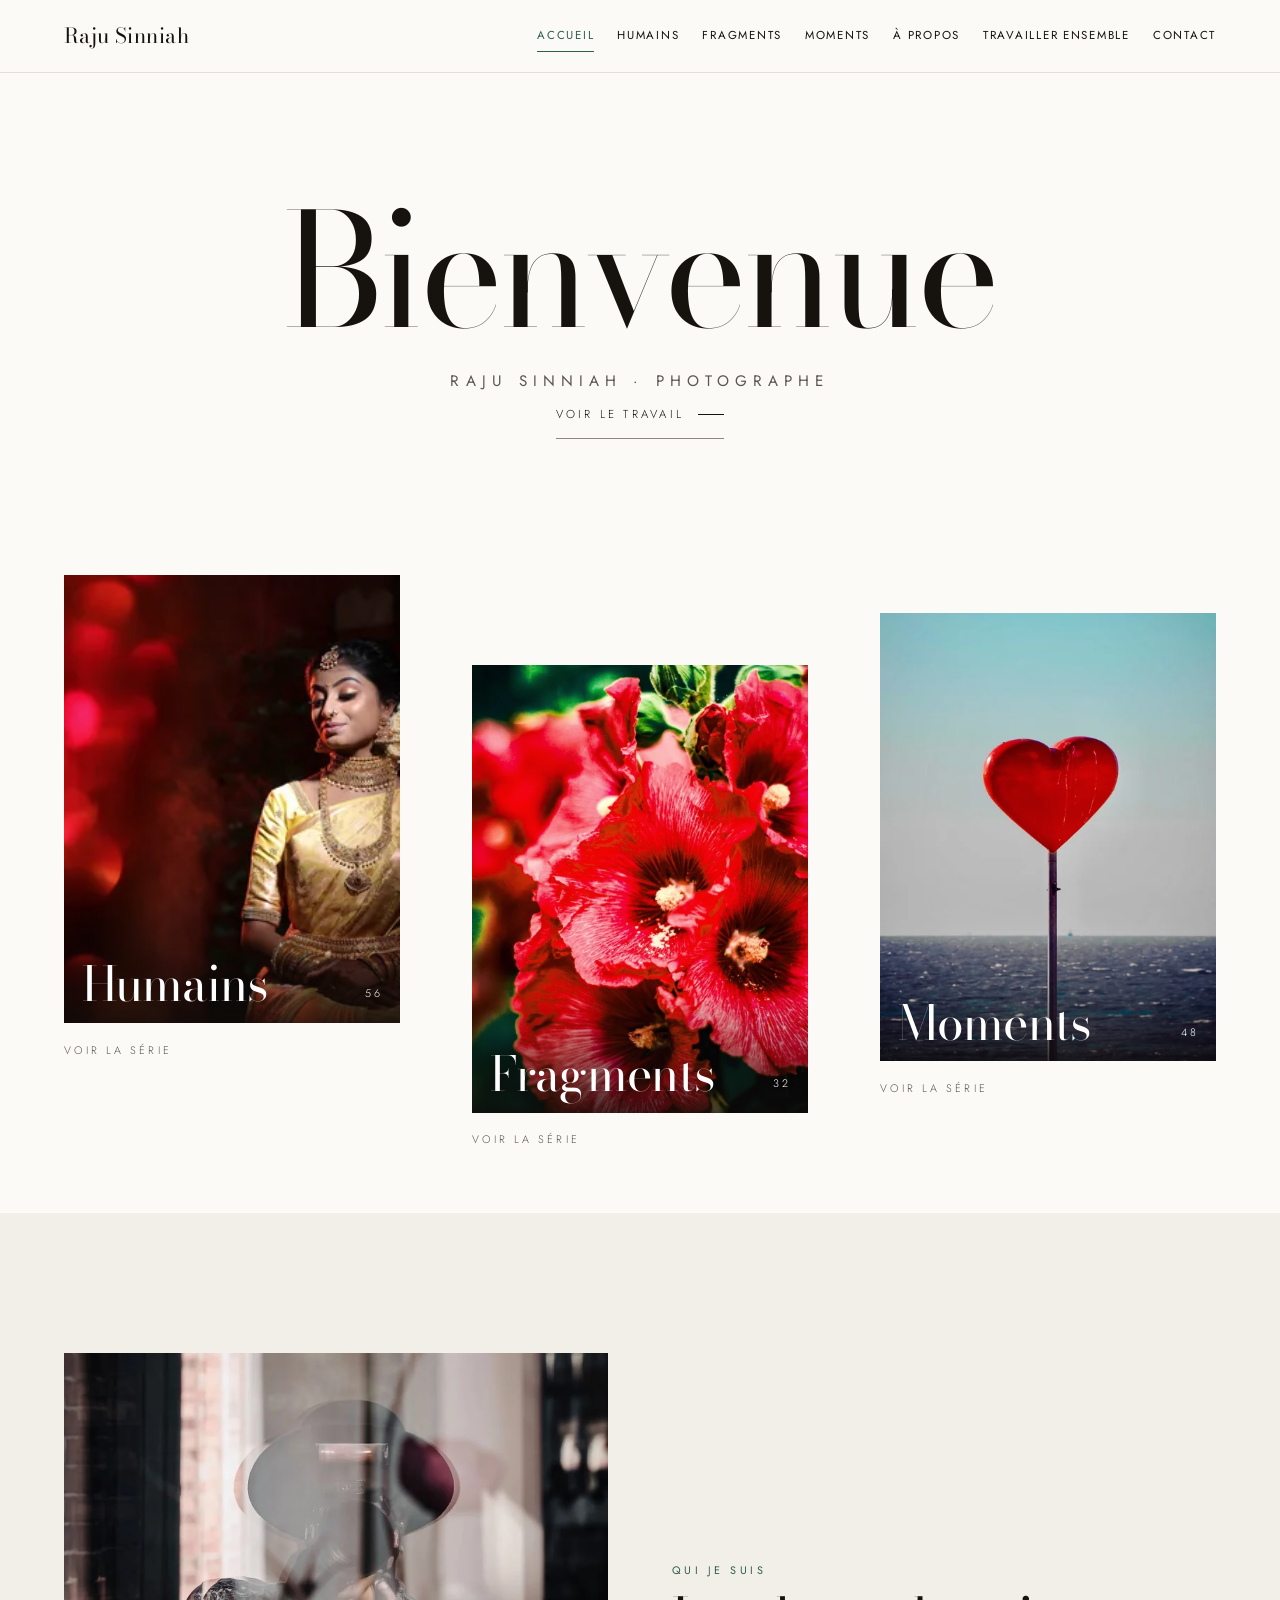
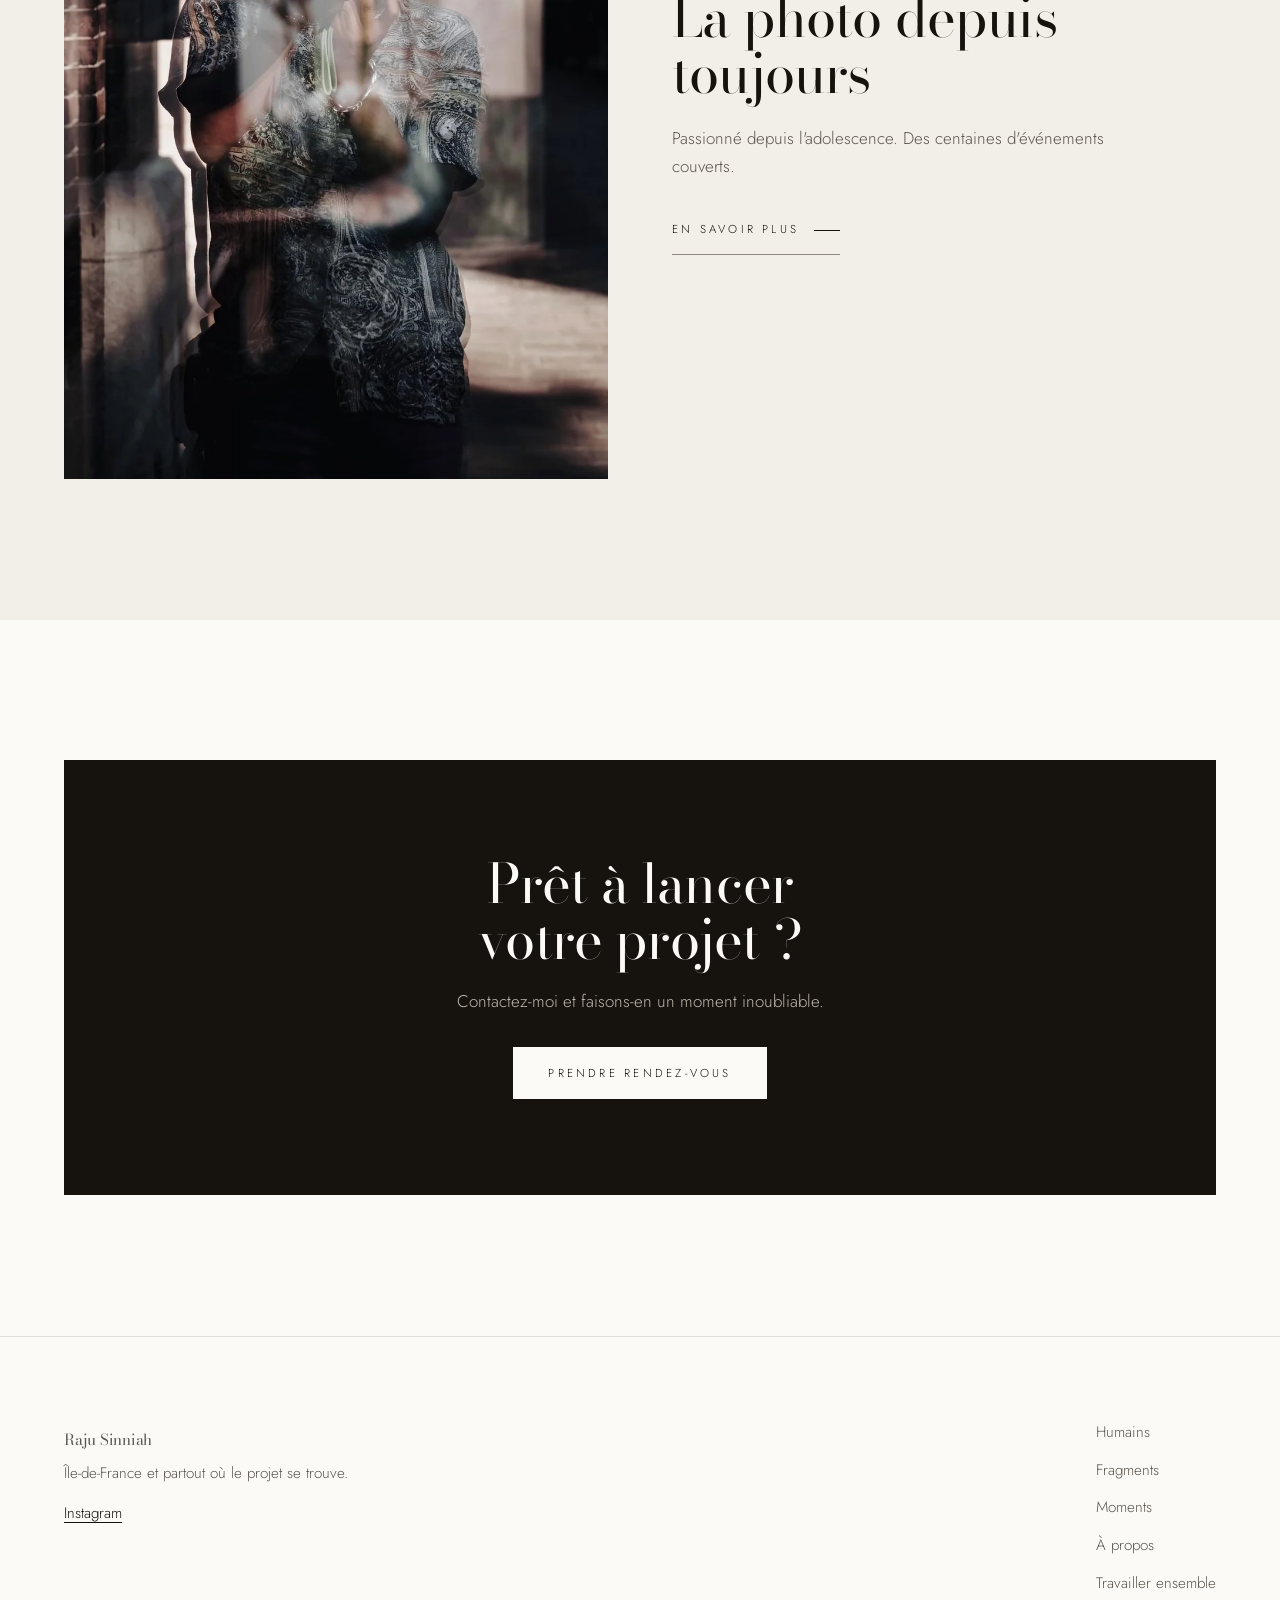
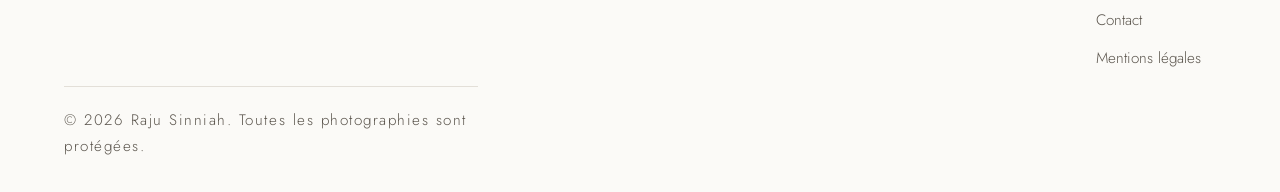
<file: index.html>
<!DOCTYPE html>
<html lang="fr">
<head>
<meta charset="UTF-8">
<meta name="viewport" content="width=device-width, initial-scale=1">
<title>Raju Sinniah — Photographe, Île-de-France</title>
<meta name="description" content="Photographe depuis 2010. Mariages, portraits, événements et images de marque, en Île-de-France et partout en France.">
<link rel="canonical" href="https://jrpsg92.github.io/Rajouphoto.fr/">

<meta property="og:type" content="website">
<meta property="og:title" content="Raju Sinniah — Photographe, Île-de-France">
<meta property="og:description" content="Photographe depuis 2010. Mariages, portraits, événements et images de marque, en Île-de-France et partout en France.">
<meta property="og:image" content="https://jrpsg92.github.io/Rajouphoto.fr/img/humains-01-1200.webp">
<meta property="og:url" content="https://jrpsg92.github.io/Rajouphoto.fr/">
<meta property="og:locale" content="fr_FR">
<meta name="twitter:card" content="summary_large_image">
<meta name="theme-color" content="#0E0B09">

<link rel="preconnect" href="https://fonts.googleapis.com">
<link rel="preconnect" href="https://fonts.gstatic.com" crossorigin>
<link href="https://fonts.googleapis.com/css2?family=Bodoni+Moda:opsz,wght@6..96,400;6..96,500&family=Jost:wght@300;400&display=swap" rel="stylesheet">
<link rel="stylesheet" href="style.css">
<script>
  /* Les apparitions ne sont masquées que si la page peut vraiment les
     révéler. Si script.js n'arrive pas, le filet de sécurité remet tout
     en place au bout de 2,5 s. */
  (function () {
    var r = document.documentElement;
    if (matchMedia("(prefers-reduced-motion: reduce)").matches) return;
    r.classList.add("anim");
    setTimeout(function () {
      if (!window.__revele) r.classList.remove("anim");
    }, 2500);
  })();
</script>
</head>
<body>
<a class="saut-contenu" href="#contenu">Aller au contenu</a>
<div class="rideau" aria-hidden="true"></div>

<header class="entete" data-entete>
  <div class="enveloppe entete__rangee">
    <a class="signature" href="index.html">Raju Sinniah</a>
    <button class="bascule" data-bascule aria-expanded="false" aria-controls="menu">
      <span class="bascule__traits" aria-hidden="true"></span>
      <span data-libelle>Menu</span>
    </button>
    <nav class="nav" id="menu" data-nav aria-label="Navigation principale">
      <ul>
        <li><a href="index.html" aria-current="page">Accueil</a></li>
        <li><a href="humains.html">Humains</a></li>
        <li><a href="fragments.html">Fragments</a></li>
        <li><a href="moments.html">Moments</a></li>
        <li><a href="a-propos.html">À propos</a></li>
        <li><a href="prestations.html">Travailler ensemble</a></li>
        <li><a href="contact.html">Contact</a></li>
      </ul>
    </nav>
  </div>
</header>

<main id="contenu">

  <section class="accueil">
    <div class="enveloppe">
      <h1>
        <span class="leve"><span class="accueil__bienvenue didone">Bienvenue</span></span>
        <span class="leve leve--2"><span class="accueil__nom">Raju Sinniah · Photographe</span></span>
      </h1>
      <div class="accueil__actions leve leve--3">
        <span><a class="action" href="humains.html">Voir le travail</a></span>
      </div>
    </div>
  </section>

  <section class="section section--mince">
    <div class="enveloppe">
      <!-- series:debut -->
      <div class="series">
        <a class="serie" href="humains.html" data-apparait style="--delai:0.00s">
          <div class="serie__cadre volet">
            <img src="img/humains-01-480.webp" srcset="img/humains-01-480.webp 480w, img/humains-01-1000.webp 1000w, img/humains-01-1700.webp 1700w"
               sizes="(min-width: 52rem) 31vw, 100vw"
               alt="Humains, photographie de Raju Sinniah" loading="lazy">
            <span class="serie__pied">
              <span class="serie__nom didone">Humains</span>
              <span class="serie__nombre">56</span>
            </span>
          </div>
          <span class="serie__fleche">Voir la série</span>
        </a>
        <a class="serie" href="fragments.html" data-apparait style="--delai:0.12s">
          <div class="serie__cadre volet">
            <img src="img/fragments-01-480.webp" srcset="img/fragments-01-480.webp 480w, img/fragments-01-1000.webp 1000w"
               sizes="(min-width: 52rem) 31vw, 100vw"
               alt="Fragments, photographie de Raju Sinniah" loading="lazy">
            <span class="serie__pied">
              <span class="serie__nom didone">Fragments</span>
              <span class="serie__nombre">32</span>
            </span>
          </div>
          <span class="serie__fleche">Voir la série</span>
        </a>
        <a class="serie" href="moments.html" data-apparait style="--delai:0.24s">
          <div class="serie__cadre volet">
            <img src="img/moments-01-480.webp" srcset="img/moments-01-480.webp 480w, img/moments-01-1000.webp 1000w"
               sizes="(min-width: 52rem) 31vw, 100vw"
               alt="Moments, photographie de Raju Sinniah" loading="lazy">
            <span class="serie__pied">
              <span class="serie__nom didone">Moments</span>
              <span class="serie__nombre">48</span>
            </span>
          </div>
          <span class="serie__fleche">Voir la série</span>
        </a>
      </div>
      <!-- series:fin -->
    </div>
  </section>

  <section class="section section--creuse">
    <div class="enveloppe duo duo--portrait" data-apparait>
      <div class="volet">
        <img src="img/portrait-raju-1000.webp"
             srcset="img/portrait-raju-480.webp 480w, img/portrait-raju-1000.webp 1000w"
             sizes="(min-width: 56rem) 46vw, 100vw"
             alt="Raju Sinniah, appareil levé, reflété dans une vitrine"
             loading="lazy" width="1000" height="1333">
      </div>
      <div>
        <p class="repere">Qui je suis</p>
        <h2 style="margin-top:.7rem">La photo depuis<br>toujours</h2>
        <p style="margin-top:1.4rem;color:var(--encre-doux)">Passionné depuis
          l'adolescence. Des centaines d'événements couverts.</p>
        <p style="margin-top:1.6rem"><a class="action" href="a-propos.html">En savoir plus</a></p>
      </div>
    </div>
  </section>

  <section class="section">
    <div class="enveloppe">
      <div class="appel" data-apparait>
        <h2>Prêt à lancer<br>votre projet&nbsp;?</h2>
        <p>Contactez-moi et faisons-en un moment inoubliable.</p>
        <a class="bouton" href="contact.html">Prendre rendez-vous</a>
      </div>
    </div>
  </section>

</main>

<footer class="pied">
  <div class="enveloppe">
    <div class="pied__rangee">
      <div>
        <p class="pied__nom didone">Raju Sinniah</p>
        <p>Île-de-France et partout où le projet se trouve.</p>
        <p><a href="https://www.instagram.com/raju_sinniah/" rel="noopener">Instagram</a></p>
      </div>
      <ul>
        <li><a href="humains.html">Humains</a></li>
        <li><a href="fragments.html">Fragments</a></li>
        <li><a href="moments.html">Moments</a></li>
        <li><a href="a-propos.html">À propos</a></li>
        <li><a href="prestations.html">Travailler ensemble</a></li>
        <li><a href="contact.html">Contact</a></li>
        <li><a href="mentions-legales.html">Mentions légales</a></li>
      </ul>
    </div>
    <p class="pied__mention">© 2026 Raju Sinniah. Toutes les photographies sont protégées.</p>
  </div>
</footer>

<script src="script.js" defer></script>
<script type="application/ld+json">
{
  "@context": "https://schema.org",
  "@type": "ProfessionalService",
  "name": "Raju Sinniah",
  "description": "Photographe depuis 2010. Mariages, portraits, événements et images de marque.",
  "url": "https://jrpsg92.github.io/Rajouphoto.fr/",
  "image": "https://jrpsg92.github.io/Rajouphoto.fr/img/humains-01-1000.webp",
  "address": { "@type": "PostalAddress", "addressRegion": "Île-de-France", "addressCountry": "FR" },
  "areaServed": { "@type": "Country", "name": "France" },
  "sameAs": ["https://www.instagram.com/raju_sinniah/"],
  "foundingDate": "2010"
}
</script>
</body>
</html>
</file>
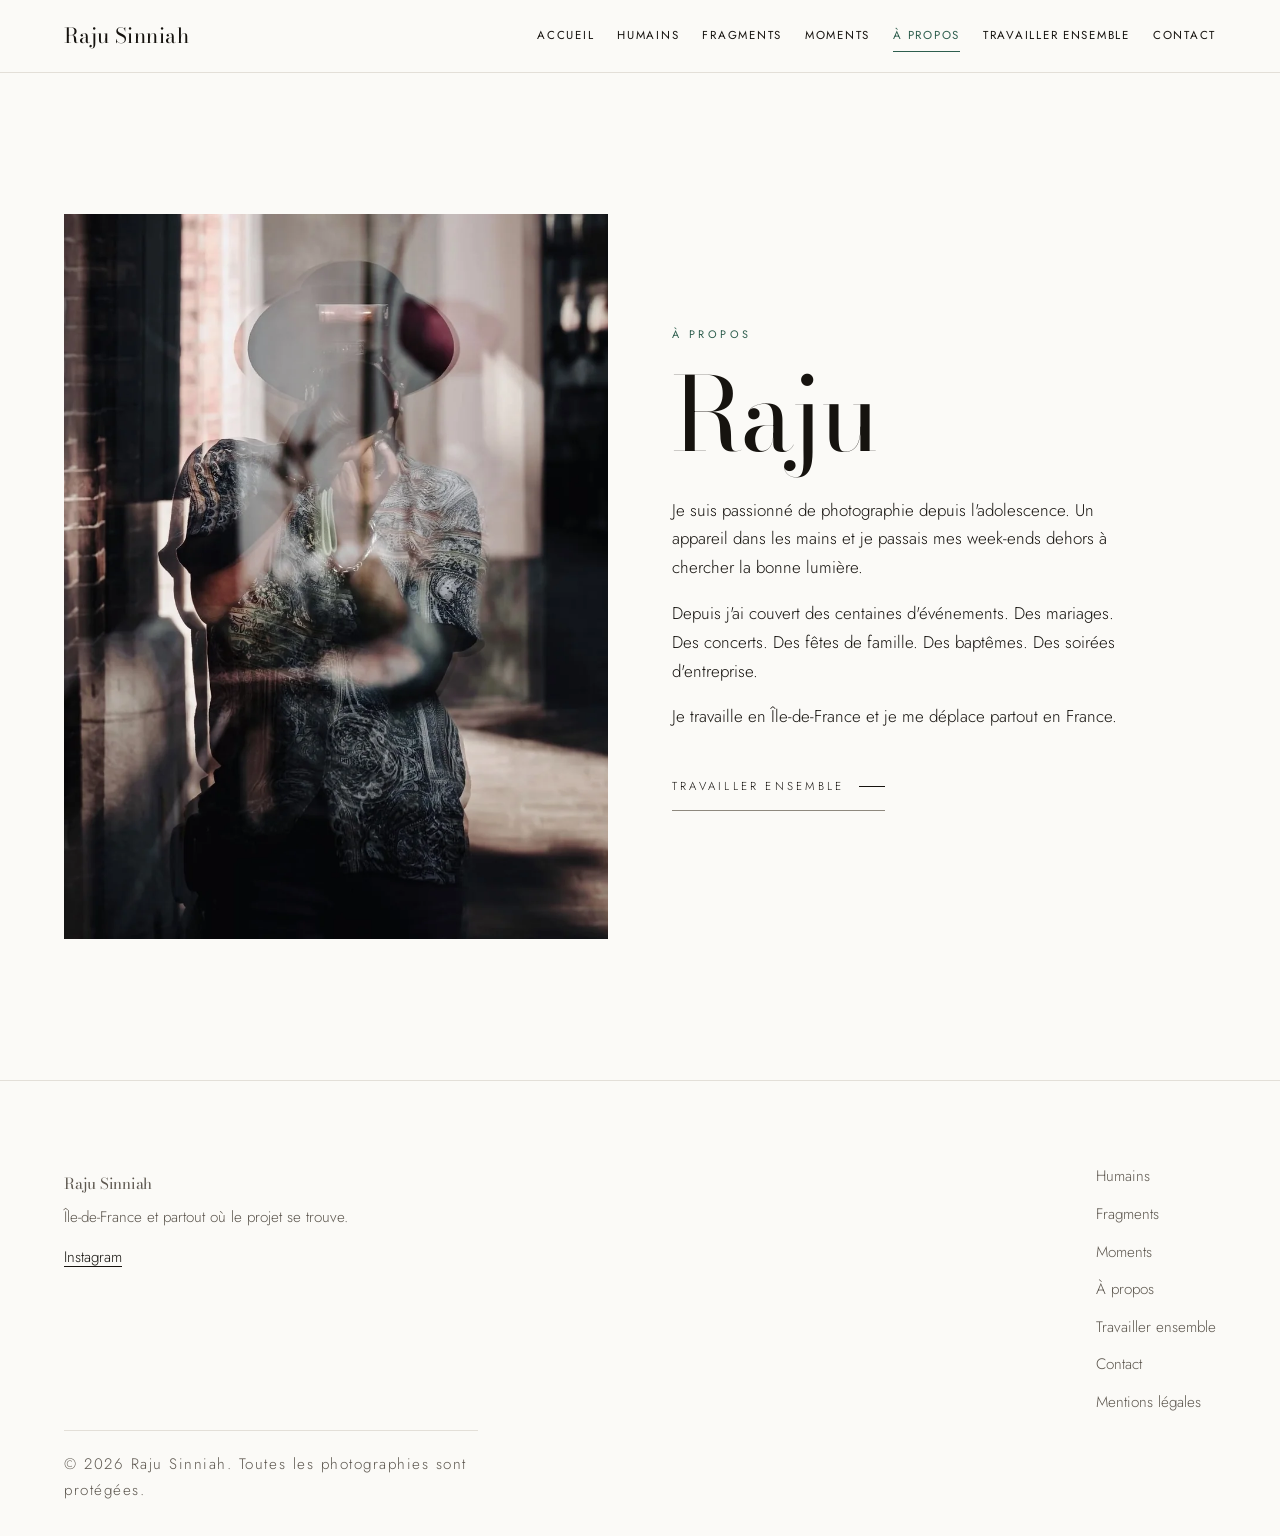
<file: a-propos.html>
<!DOCTYPE html>
<html lang="fr">
<head>
<meta charset="UTF-8">
<meta name="viewport" content="width=device-width, initial-scale=1">
<title>À propos — Raju Sinniah</title>
<meta name="description" content="Raju Sinniah, photographe passionné depuis l'adolescence. Des centaines d'événements couverts, en Île-de-France et partout en France.">
<link rel="canonical" href="https://jrpsg92.github.io/Rajouphoto.fr/a-propos.html">

<meta property="og:type" content="website">
<meta property="og:title" content="À propos — Raju Sinniah">
<meta property="og:description" content="Raju Sinniah, photographe passionné depuis l'adolescence. Des centaines d'événements couverts, en Île-de-France et partout en France.">
<meta property="og:image" content="https://jrpsg92.github.io/Rajouphoto.fr/img/portrait-raju-1200.webp">
<meta property="og:url" content="https://jrpsg92.github.io/Rajouphoto.fr/a-propos.html">
<meta property="og:locale" content="fr_FR">
<meta name="twitter:card" content="summary_large_image">
<meta name="theme-color" content="#0E0B09">

<link rel="preconnect" href="https://fonts.googleapis.com">
<link rel="preconnect" href="https://fonts.gstatic.com" crossorigin>
<link href="https://fonts.googleapis.com/css2?family=Bodoni+Moda:opsz,wght@6..96,400;6..96,500&family=Jost:wght@300;400&display=swap" rel="stylesheet">
<link rel="stylesheet" href="style.css">
<script>
  /* Les apparitions ne sont masquées que si la page peut vraiment les
     révéler. Si script.js n'arrive pas, le filet de sécurité remet tout
     en place au bout de 2,5 s. */
  (function () {
    var r = document.documentElement;
    if (matchMedia("(prefers-reduced-motion: reduce)").matches) return;
    r.classList.add("anim");
    setTimeout(function () {
      if (!window.__revele) r.classList.remove("anim");
    }, 2500);
  })();
</script>
</head>
<body>
<a class="saut-contenu" href="#contenu">Aller au contenu</a>
<div class="rideau" aria-hidden="true"></div>

<header class="entete" data-entete>
  <div class="enveloppe entete__rangee">
    <a class="signature" href="index.html">Raju Sinniah</a>
    <button class="bascule" data-bascule aria-expanded="false" aria-controls="menu">
      <span class="bascule__traits" aria-hidden="true"></span>
      <span data-libelle>Menu</span>
    </button>
    <nav class="nav" id="menu" data-nav aria-label="Navigation principale">
      <ul>
        <li><a href="index.html">Accueil</a></li>
        <li><a href="humains.html">Humains</a></li>
        <li><a href="fragments.html">Fragments</a></li>
        <li><a href="moments.html">Moments</a></li>
        <li><a href="a-propos.html" aria-current="page">À propos</a></li>
        <li><a href="prestations.html">Travailler ensemble</a></li>
        <li><a href="contact.html">Contact</a></li>
      </ul>
    </nav>
  </div>
</header>

<main id="contenu">
  <section class="section">
    <div class="enveloppe duo duo--portrait">
      <div class="volet" data-apparait>
        <img src="img/portrait-raju-1000.webp"
             srcset="img/portrait-raju-480.webp 480w, img/portrait-raju-1000.webp 1000w"
             sizes="(min-width: 56rem) 46vw, 100vw"
             alt="Raju Sinniah, appareil levé, reflété dans une vitrine"
             width="1000" height="1333">
      </div>
      <div>
        <p class="repere">À propos</p>
        <h1 class="leve" style="margin-top:.5rem"><span>Raju</span></h1>
        <p style="margin-top:1.8rem">Je suis passionné de photographie depuis
          l'adolescence. Un appareil dans les mains et je passais mes week-ends dehors
          à chercher la bonne lumière.</p>
        <p>Depuis j'ai couvert des centaines d'événements. Des mariages. Des
          concerts. Des fêtes de famille. Des baptêmes. Des soirées
          d'entreprise.</p>
        <p>Je travaille en Île-de-France et je me déplace partout en France.</p>
        <p style="margin-top:2rem"><a class="action" href="prestations.html">Travailler ensemble</a></p>
      </div>
    </div>
  </section>
</main>

<footer class="pied">
  <div class="enveloppe">
    <div class="pied__rangee">
      <div>
        <p class="pied__nom didone">Raju Sinniah</p>
        <p>Île-de-France et partout où le projet se trouve.</p>
        <p><a href="https://www.instagram.com/raju_sinniah/" rel="noopener">Instagram</a></p>
      </div>
      <ul>
        <li><a href="humains.html">Humains</a></li>
        <li><a href="fragments.html">Fragments</a></li>
        <li><a href="moments.html">Moments</a></li>
        <li><a href="a-propos.html">À propos</a></li>
        <li><a href="prestations.html">Travailler ensemble</a></li>
        <li><a href="contact.html">Contact</a></li>
        <li><a href="mentions-legales.html">Mentions légales</a></li>
      </ul>
    </div>
    <p class="pied__mention">© 2026 Raju Sinniah. Toutes les photographies sont protégées.</p>
  </div>
</footer>

<script src="script.js" defer></script>
</body>
</html>
</file>
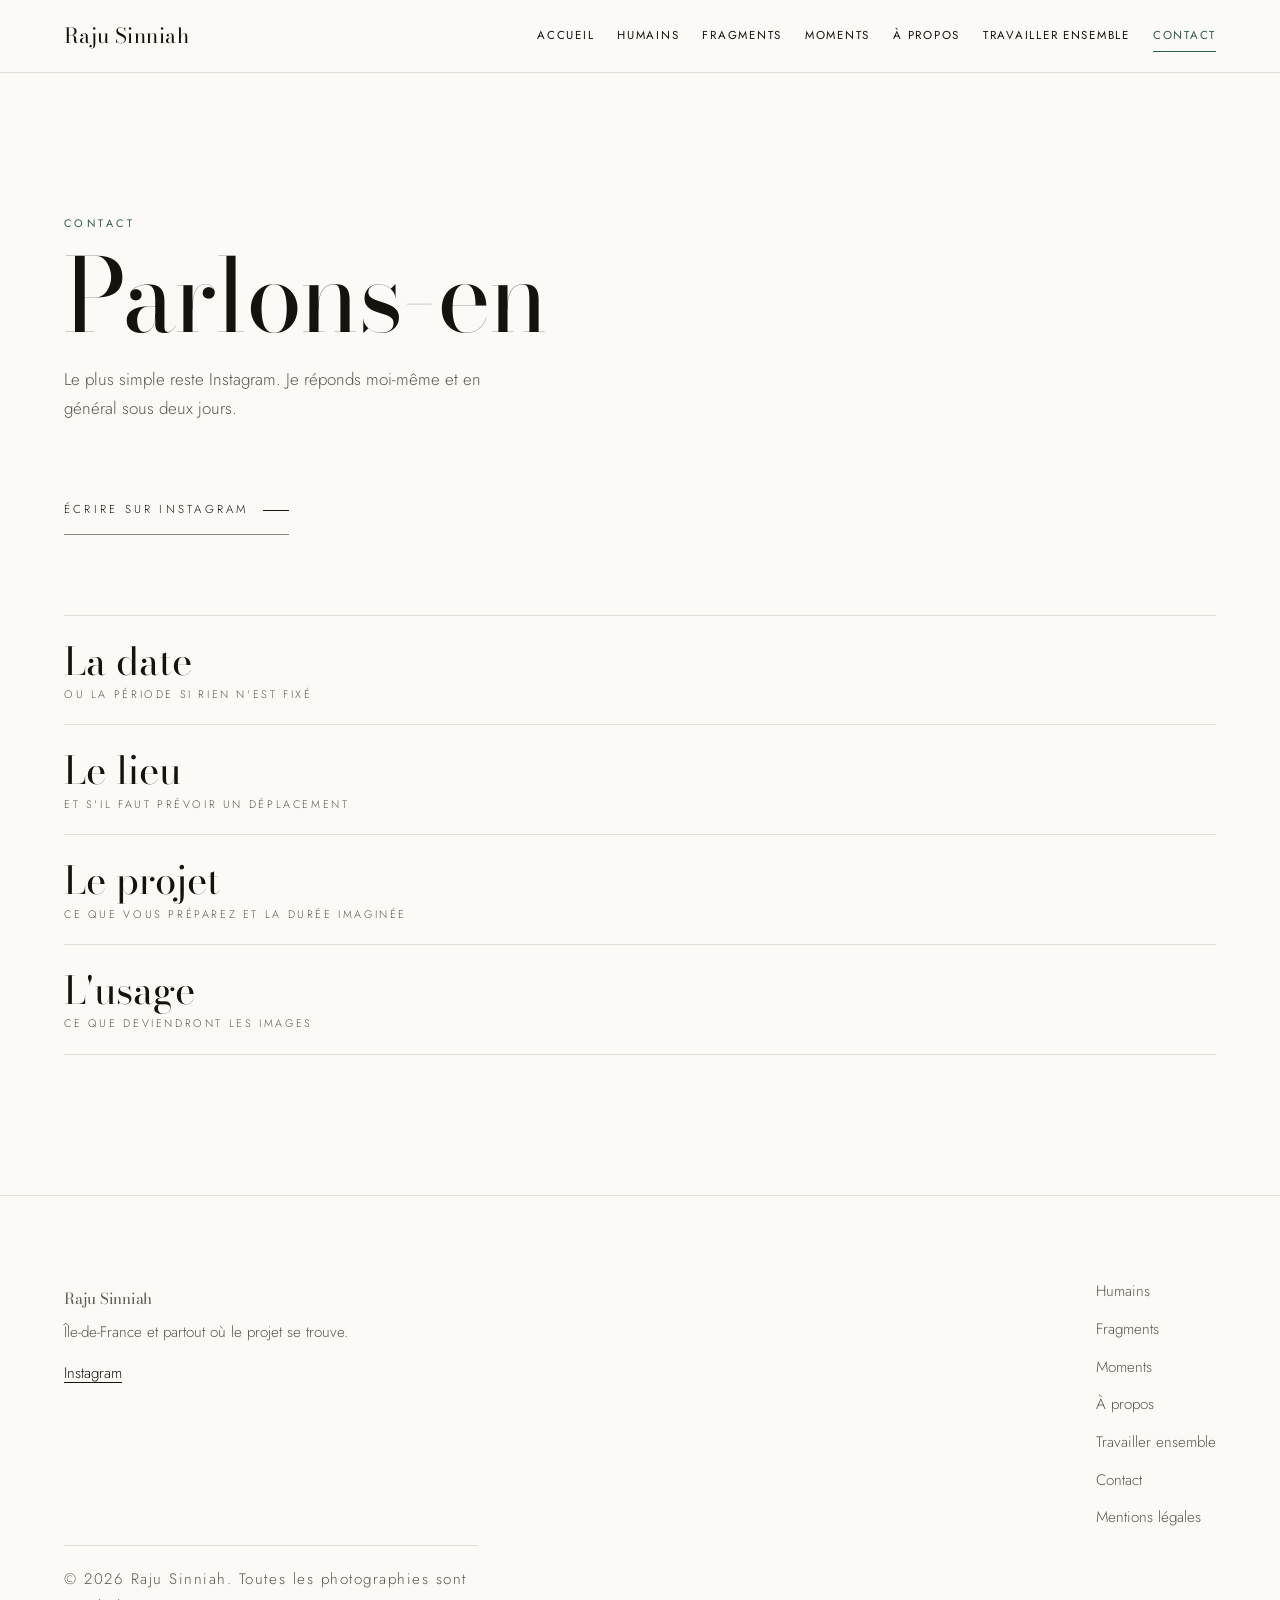
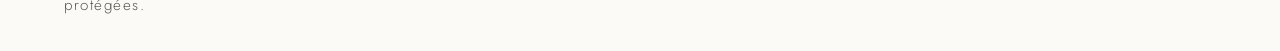
<file: contact.html>
<!DOCTYPE html>
<html lang="fr">
<head>
<meta charset="UTF-8">
<meta name="viewport" content="width=device-width, initial-scale=1">
<title>Contact — Raju Sinniah</title>
<meta name="description" content="Contacter Raju Sinniah, photographe en Île-de-France. Parlez-moi de votre projet.">
<link rel="canonical" href="https://jrpsg92.github.io/Rajouphoto.fr/contact.html">

<meta property="og:type" content="website">
<meta property="og:title" content="Contact — Raju Sinniah">
<meta property="og:description" content="Contacter Raju Sinniah, photographe en Île-de-France. Parlez-moi de votre projet.">
<meta property="og:image" content="https://jrpsg92.github.io/Rajouphoto.fr/img/humains-01-1200.webp">
<meta property="og:url" content="https://jrpsg92.github.io/Rajouphoto.fr/contact.html">
<meta property="og:locale" content="fr_FR">
<meta name="twitter:card" content="summary_large_image">
<meta name="theme-color" content="#0E0B09">

<link rel="preconnect" href="https://fonts.googleapis.com">
<link rel="preconnect" href="https://fonts.gstatic.com" crossorigin>
<link href="https://fonts.googleapis.com/css2?family=Bodoni+Moda:opsz,wght@6..96,400;6..96,500&family=Jost:wght@300;400&display=swap" rel="stylesheet">
<link rel="stylesheet" href="style.css">
<script>
  /* Les apparitions ne sont masquées que si la page peut vraiment les
     révéler. Si script.js n'arrive pas, le filet de sécurité remet tout
     en place au bout de 2,5 s. */
  (function () {
    var r = document.documentElement;
    if (matchMedia("(prefers-reduced-motion: reduce)").matches) return;
    r.classList.add("anim");
    setTimeout(function () {
      if (!window.__revele) r.classList.remove("anim");
    }, 2500);
  })();
</script>
</head>
<body>
<a class="saut-contenu" href="#contenu">Aller au contenu</a>
<div class="rideau" aria-hidden="true"></div>

<header class="entete" data-entete>
  <div class="enveloppe entete__rangee">
    <a class="signature" href="index.html">Raju Sinniah</a>
    <button class="bascule" data-bascule aria-expanded="false" aria-controls="menu">
      <span class="bascule__traits" aria-hidden="true"></span>
      <span data-libelle>Menu</span>
    </button>
    <nav class="nav" id="menu" data-nav aria-label="Navigation principale">
      <ul>
        <li><a href="index.html">Accueil</a></li>
        <li><a href="humains.html">Humains</a></li>
        <li><a href="fragments.html">Fragments</a></li>
        <li><a href="moments.html">Moments</a></li>
        <li><a href="a-propos.html">À propos</a></li>
        <li><a href="prestations.html">Travailler ensemble</a></li>
        <li><a href="contact.html" aria-current="page">Contact</a></li>
      </ul>
    </nav>
  </div>
</header>

<main id="contenu">
  <section class="section">
    <div class="enveloppe">
      <div class="section__chapeau">
        <p class="repere">Contact</p>
        <h1 class="leve"><span>Parlons-en</span></h1>
        <p>Le plus simple reste Instagram. Je réponds moi-même et en général
          sous deux jours.</p>
      </div>
      <p><a class="action" href="https://www.instagram.com/raju_sinniah/" rel="noopener">Écrire sur Instagram</a></p>

      <ul class="liste-grande" style="margin-top:clamp(3rem,7vw,5rem)" data-apparait>
        <li><span>La date <em>Ou la période si rien n'est fixé</em></span></li>
        <li><span>Le lieu <em>Et s'il faut prévoir un déplacement</em></span></li>
        <li><span>Le projet <em>Ce que vous préparez et la durée imaginée</em></span></li>
        <li><span>L'usage <em>Ce que deviendront les images</em></span></li>
      </ul>
      <!-- Étape suivante conseillée : ajouter ici une adresse e-mail
           professionnelle. Instagram seul fait perdre des demandes, et
           beaucoup d'entreprises n'écrivent pas en message privé. -->
    </div>
  </section>
</main>

<footer class="pied">
  <div class="enveloppe">
    <div class="pied__rangee">
      <div>
        <p class="pied__nom didone">Raju Sinniah</p>
        <p>Île-de-France et partout où le projet se trouve.</p>
        <p><a href="https://www.instagram.com/raju_sinniah/" rel="noopener">Instagram</a></p>
      </div>
      <ul>
        <li><a href="humains.html">Humains</a></li>
        <li><a href="fragments.html">Fragments</a></li>
        <li><a href="moments.html">Moments</a></li>
        <li><a href="a-propos.html">À propos</a></li>
        <li><a href="prestations.html">Travailler ensemble</a></li>
        <li><a href="contact.html">Contact</a></li>
        <li><a href="mentions-legales.html">Mentions légales</a></li>
      </ul>
    </div>
    <p class="pied__mention">© 2026 Raju Sinniah. Toutes les photographies sont protégées.</p>
  </div>
</footer>

<script src="script.js" defer></script>
</body>
</html>
</file>
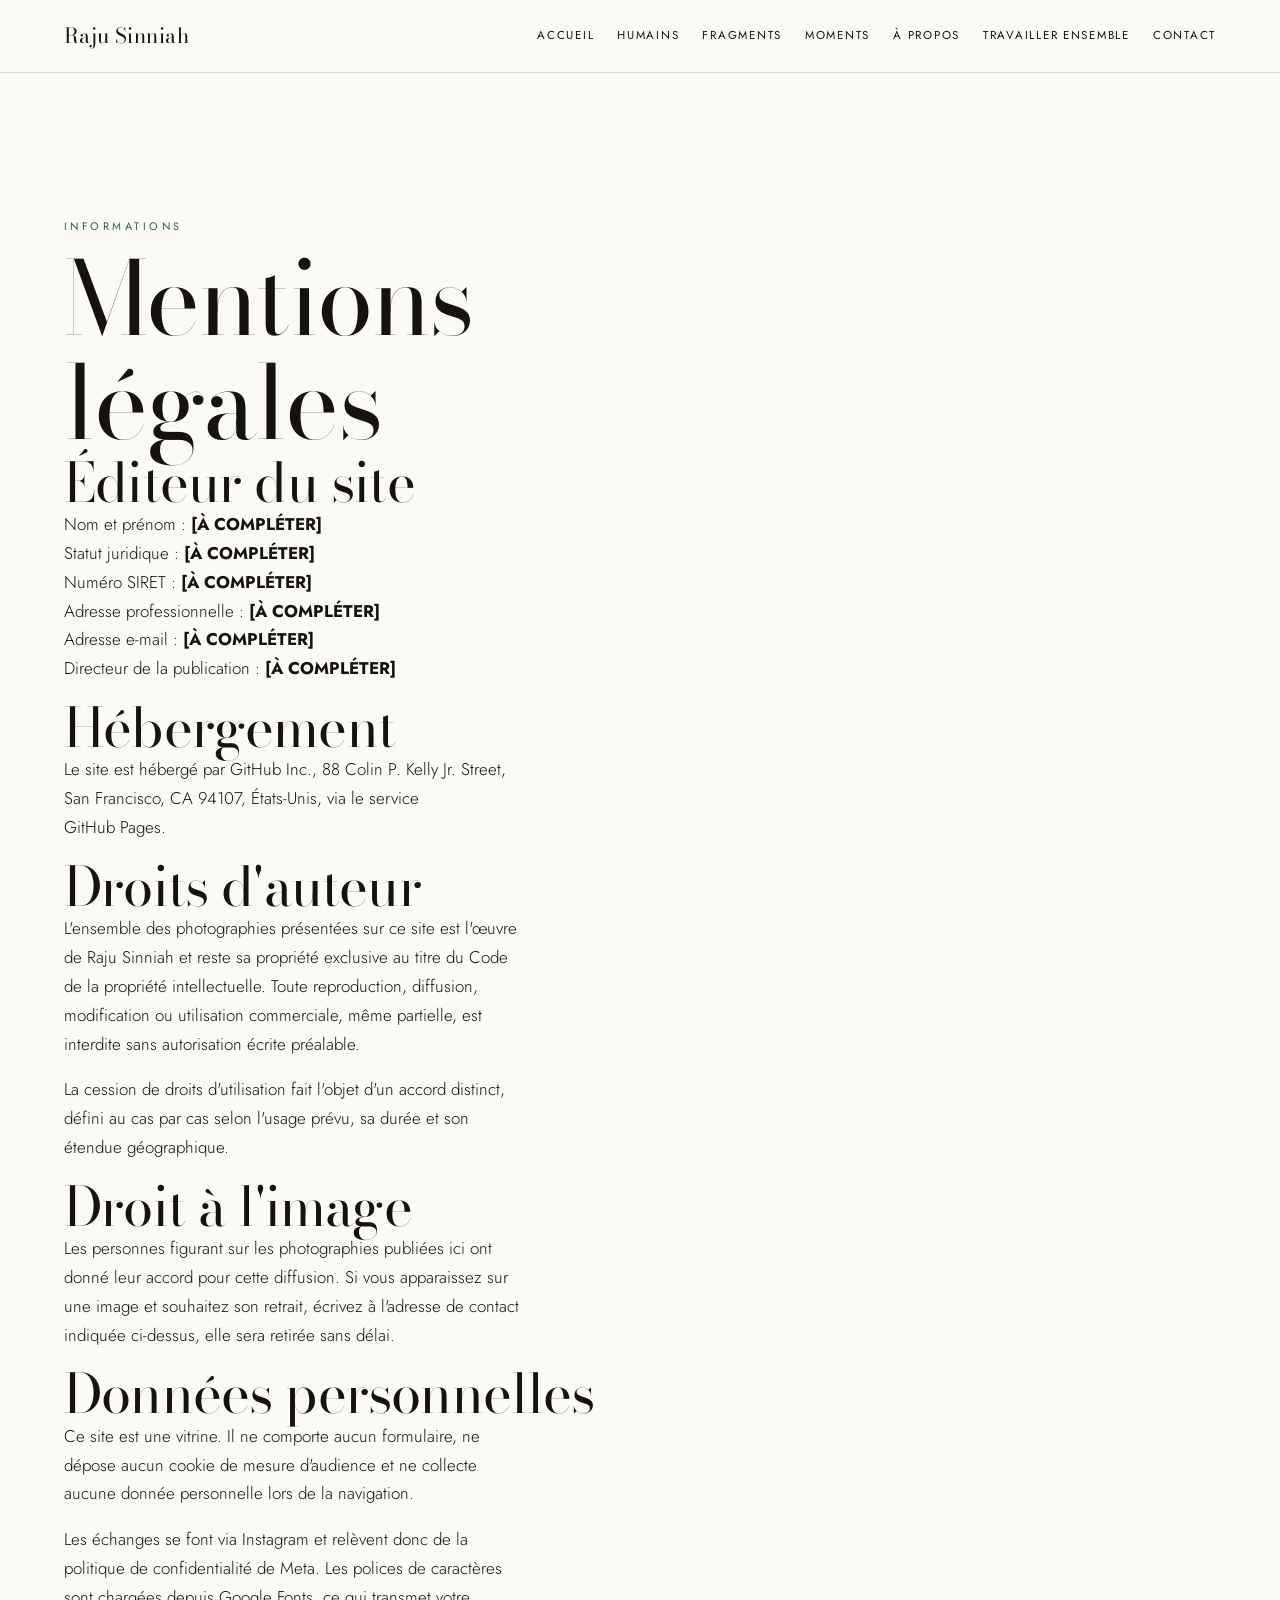
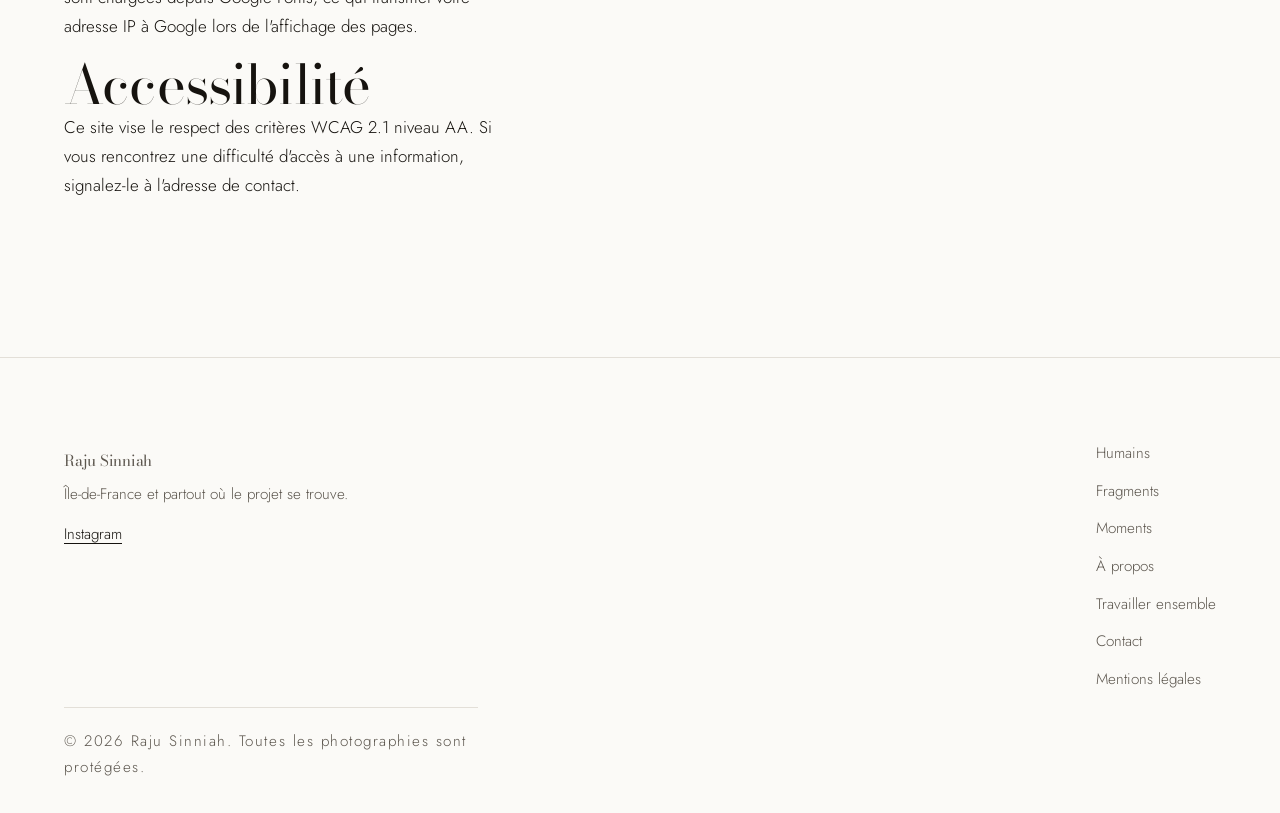
<file: mentions-legales.html>
<!DOCTYPE html>
<html lang="fr">
<head>
<meta charset="UTF-8">
<meta name="viewport" content="width=device-width, initial-scale=1">
<title>Mentions légales — Raju Sinniah</title>
<meta name="description" content="Mentions légales, droits d'auteur et données personnelles.">
<link rel="canonical" href="https://jrpsg92.github.io/Rajouphoto.fr/mentions-legales.html">

<meta property="og:type" content="website">
<meta property="og:title" content="Mentions légales — Raju Sinniah">
<meta property="og:description" content="Mentions légales, droits d'auteur et données personnelles.">
<meta property="og:image" content="https://jrpsg92.github.io/Rajouphoto.fr/img/moments-01-1200.webp">
<meta property="og:url" content="https://jrpsg92.github.io/Rajouphoto.fr/mentions-legales.html">
<meta property="og:locale" content="fr_FR">
<meta name="twitter:card" content="summary_large_image">
<meta name="robots" content="noindex">
<meta name="theme-color" content="#0E0B09">

<link rel="preconnect" href="https://fonts.googleapis.com">
<link rel="preconnect" href="https://fonts.gstatic.com" crossorigin>
<link href="https://fonts.googleapis.com/css2?family=Bodoni+Moda:opsz,wght@6..96,400;6..96,500&family=Jost:wght@300;400&display=swap" rel="stylesheet">
<link rel="stylesheet" href="style.css">
<script>
  /* Les apparitions ne sont masquées que si la page peut vraiment les
     révéler. Si script.js n'arrive pas, le filet de sécurité remet tout
     en place au bout de 2,5 s. */
  (function () {
    var r = document.documentElement;
    if (matchMedia("(prefers-reduced-motion: reduce)").matches) return;
    r.classList.add("anim");
    setTimeout(function () {
      if (!window.__revele) r.classList.remove("anim");
    }, 2500);
  })();
</script>
</head>
<body>
<a class="saut-contenu" href="#contenu">Aller au contenu</a>
<div class="rideau" aria-hidden="true"></div>

<header class="entete" data-entete>
  <div class="enveloppe entete__rangee">
    <a class="signature" href="index.html">Raju Sinniah</a>
    <button class="bascule" data-bascule aria-expanded="false" aria-controls="menu">
      <span class="bascule__traits" aria-hidden="true"></span>
      <span data-libelle>Menu</span>
    </button>
    <nav class="nav" id="menu" data-nav aria-label="Navigation principale">
      <ul>
        <li><a href="index.html">Accueil</a></li>
        <li><a href="humains.html">Humains</a></li>
        <li><a href="fragments.html">Fragments</a></li>
        <li><a href="moments.html">Moments</a></li>
        <li><a href="a-propos.html">À propos</a></li>
        <li><a href="prestations.html">Travailler ensemble</a></li>
        <li><a href="contact.html">Contact</a></li>
      </ul>
    </nav>
  </div>
</header>

<main id="contenu">
  <section class="section" style="padding-top:clamp(7rem,16vh,11rem)">
    <div class="enveloppe">
      <div style="max-width:60ch">
      <p class="repere">Informations</p>
      <h1 style="margin-top:.7rem">Mentions<br>légales</h1>

      <!-- =====================================================================
           À COMPLÉTER AVANT LA MISE EN LIGNE PUBLIQUE.
           Obligatoire pour un site professionnel en France (article 6 LCEN).
           Demander les valeurs exactes à Raju, ne rien inventer.
           ===================================================================== -->

      <h2>Éditeur du site</h2>
      <p>
        Nom et prénom : <strong>[À COMPLÉTER]</strong><br>
        Statut juridique : <strong>[À COMPLÉTER]</strong><br>
        Numéro SIRET : <strong>[À COMPLÉTER]</strong><br>
        Adresse professionnelle : <strong>[À COMPLÉTER]</strong><br>
        Adresse e-mail : <strong>[À COMPLÉTER]</strong><br>
        Directeur de la publication : <strong>[À COMPLÉTER]</strong>
      </p>

      <h2>Hébergement</h2>
      <p>
        Le site est hébergé par GitHub&nbsp;Inc., 88 Colin P. Kelly Jr. Street,
        San Francisco, CA 94107, États-Unis, via le service GitHub&nbsp;Pages.
      </p>

      <h2>Droits d'auteur</h2>
      <p>
        L'ensemble des photographies présentées sur ce site est l'œuvre de
        Raju Sinniah et reste sa propriété exclusive au titre du Code de la
        propriété intellectuelle. Toute reproduction, diffusion, modification
        ou utilisation commerciale, même partielle, est interdite sans
        autorisation écrite préalable.
      </p>
      <p>
        La cession de droits d'utilisation fait l'objet d'un accord distinct,
        défini au cas par cas selon l'usage prévu, sa durée et son étendue
        géographique.
      </p>

      <h2>Droit à l'image</h2>
      <p>
        Les personnes figurant sur les photographies publiées ici ont donné
        leur accord pour cette diffusion. Si vous apparaissez sur une image et
        souhaitez son retrait, écrivez à l'adresse de contact indiquée
        ci-dessus, elle sera retirée sans délai.
      </p>

      <h2>Données personnelles</h2>
      <p>
        Ce site est une vitrine. Il ne comporte aucun formulaire, ne dépose
        aucun cookie de mesure d'audience et ne collecte aucune donnée
        personnelle lors de la navigation.
      </p>
      <p>
        Les échanges se font via Instagram et relèvent donc de la politique de
        confidentialité de Meta. Les polices de caractères sont chargées depuis
        Google&nbsp;Fonts, ce qui transmet votre adresse IP à Google lors de
        l'affichage des pages.
      </p>

      <h2>Accessibilité</h2>
      <p>
        Ce site vise le respect des critères WCAG&nbsp;2.1 niveau AA. Si vous
        rencontrez une difficulté d'accès à une information, signalez-le à
        l'adresse de contact.
      </p>
      </div>
    </div>
  </section>
</main>

<footer class="pied">
  <div class="enveloppe">
    <div class="pied__rangee">
      <div>
        <p class="pied__nom didone">Raju Sinniah</p>
        <p>Île-de-France et partout où le projet se trouve.</p>
        <p><a href="https://www.instagram.com/raju_sinniah/" rel="noopener">Instagram</a></p>
      </div>
      <ul>
        <li><a href="humains.html">Humains</a></li>
        <li><a href="fragments.html">Fragments</a></li>
        <li><a href="moments.html">Moments</a></li>
        <li><a href="a-propos.html">À propos</a></li>
        <li><a href="prestations.html">Travailler ensemble</a></li>
        <li><a href="contact.html">Contact</a></li>
        <li><a href="mentions-legales.html">Mentions légales</a></li>
      </ul>
    </div>
    <p class="pied__mention">© 2026 Raju Sinniah. Toutes les photographies sont protégées.</p>
  </div>
</footer>

<script src="script.js" defer></script>
</body>
</html>
</file>
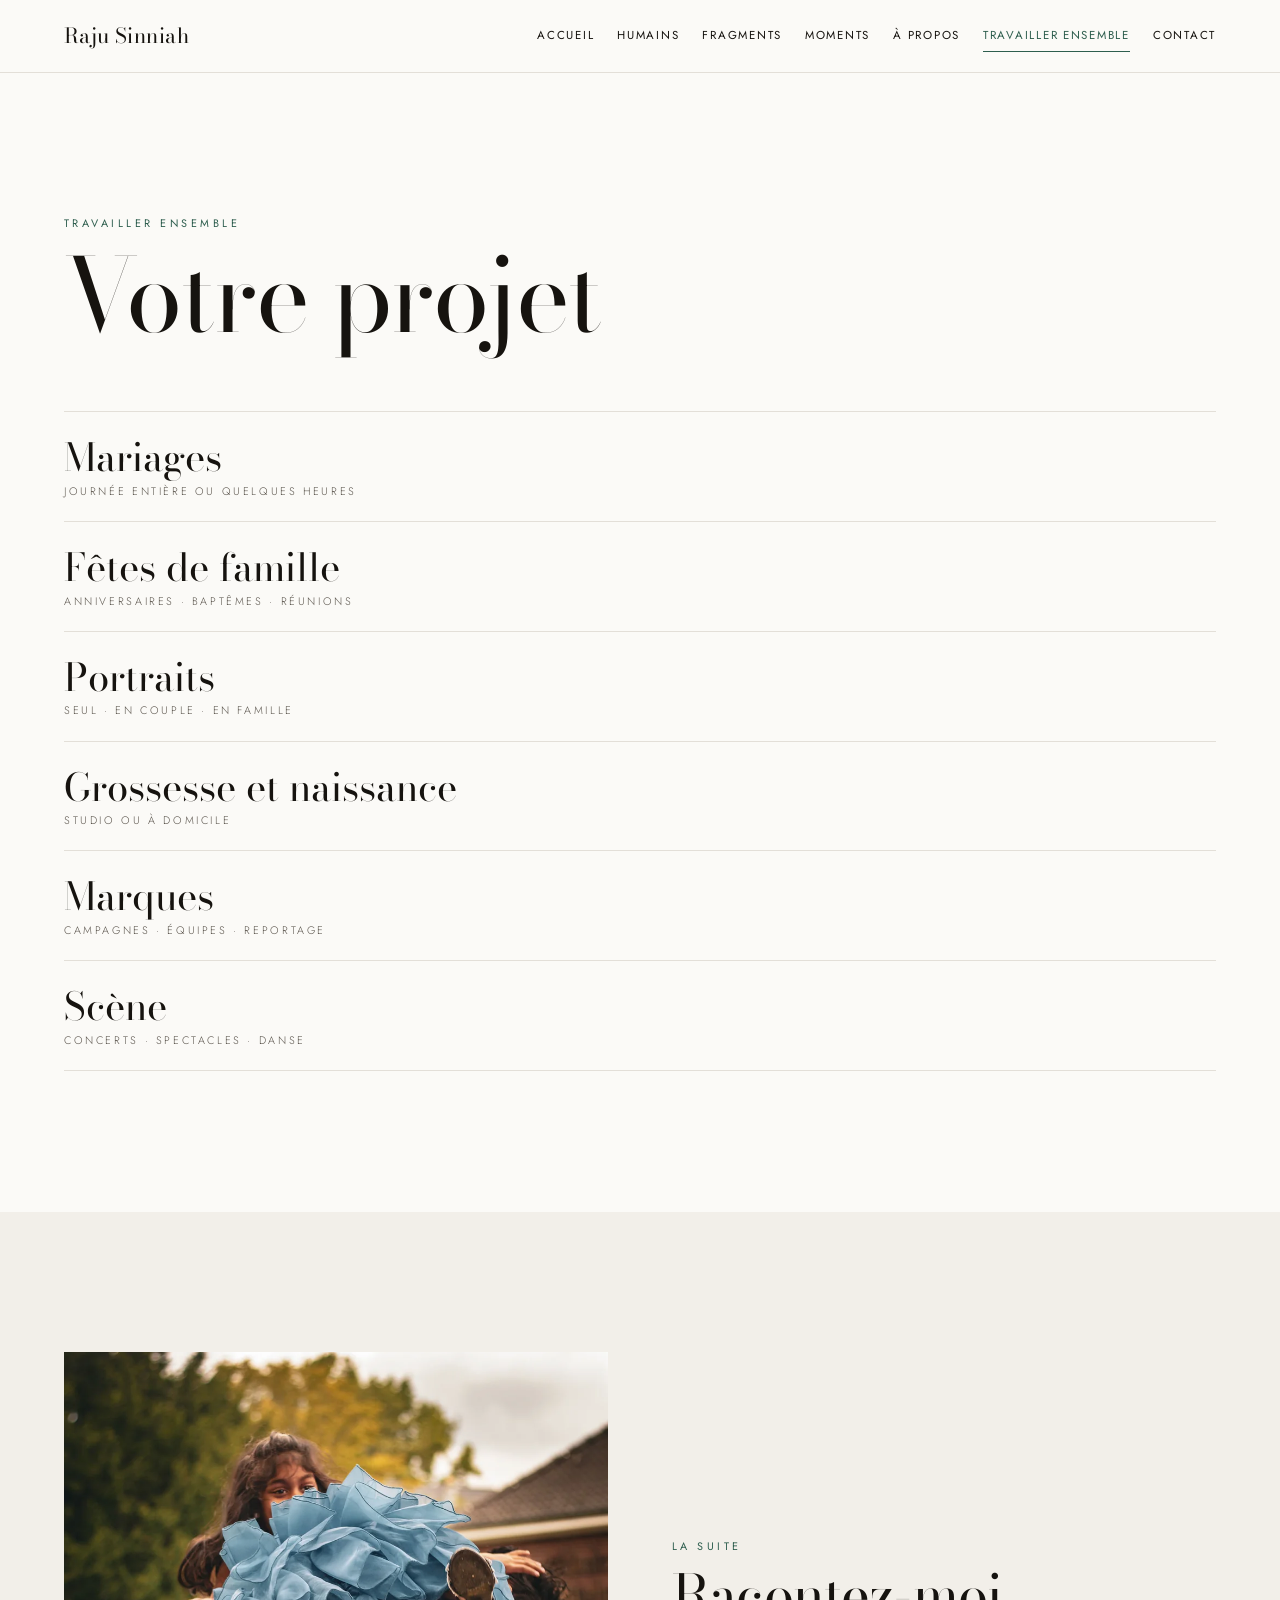
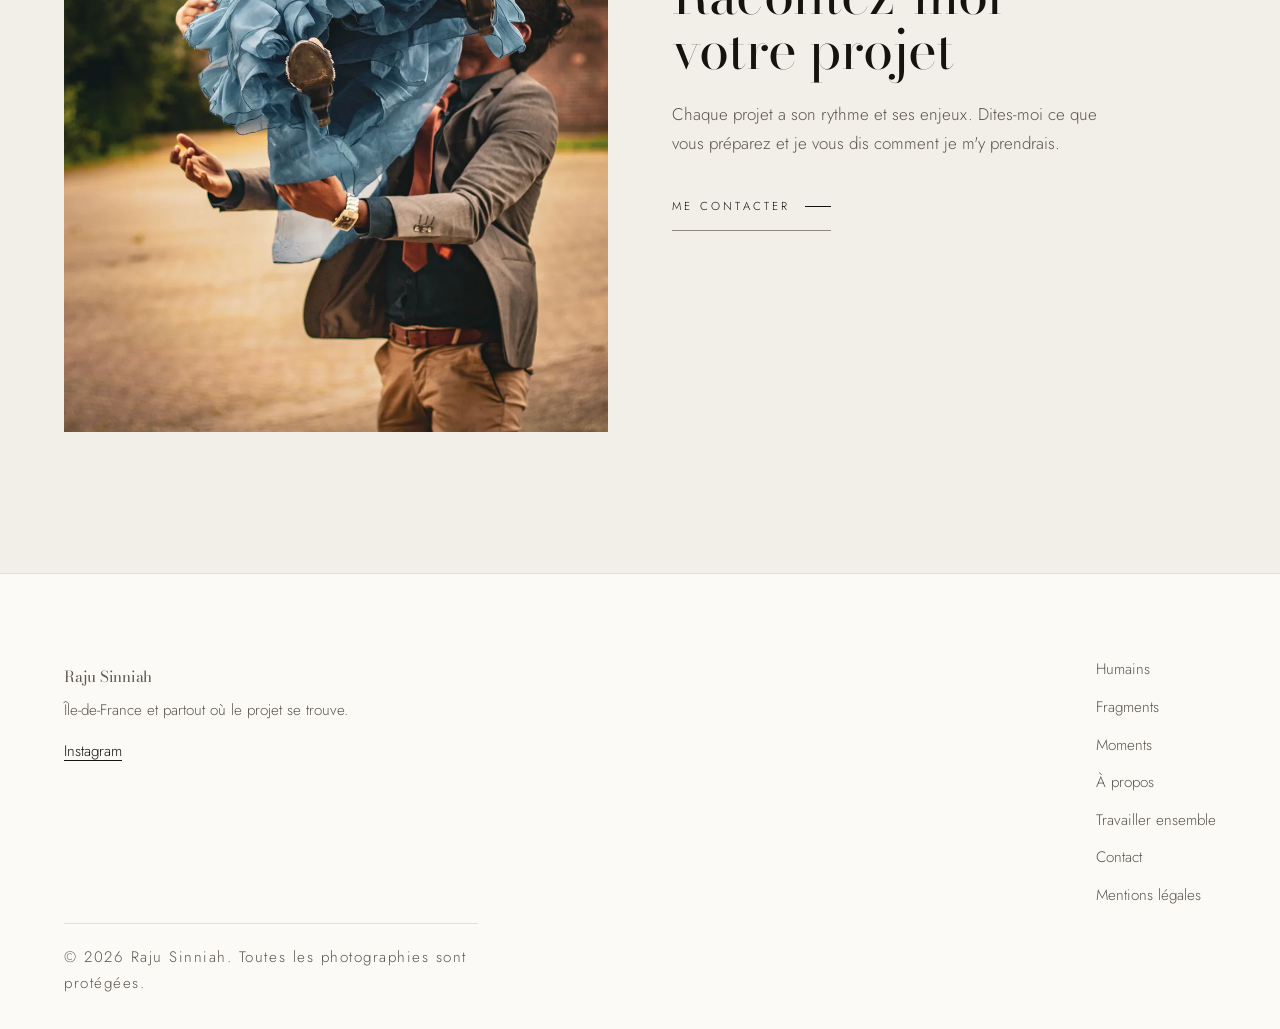
<file: prestations.html>
<!DOCTYPE html>
<html lang="fr">
<head>
<meta charset="UTF-8">
<meta name="viewport" content="width=device-width, initial-scale=1">
<title>Travailler ensemble — Raju Sinniah</title>
<meta name="description" content="Mariages, fêtes de famille, portraits, grossesse, marques et scène. Photographe en Île-de-France, déplacements dans toute la France.">
<link rel="canonical" href="https://jrpsg92.github.io/Rajouphoto.fr/prestations.html">

<meta property="og:type" content="website">
<meta property="og:title" content="Travailler ensemble — Raju Sinniah">
<meta property="og:description" content="Mariages, fêtes de famille, portraits, grossesse, marques et scène. Photographe en Île-de-France, déplacements dans toute la France.">
<meta property="og:image" content="https://jrpsg92.github.io/Rajouphoto.fr/img/humains-11-1200.webp">
<meta property="og:url" content="https://jrpsg92.github.io/Rajouphoto.fr/prestations.html">
<meta property="og:locale" content="fr_FR">
<meta name="twitter:card" content="summary_large_image">
<meta name="theme-color" content="#0E0B09">

<link rel="preconnect" href="https://fonts.googleapis.com">
<link rel="preconnect" href="https://fonts.gstatic.com" crossorigin>
<link href="https://fonts.googleapis.com/css2?family=Bodoni+Moda:opsz,wght@6..96,400;6..96,500&family=Jost:wght@300;400&display=swap" rel="stylesheet">
<link rel="stylesheet" href="style.css">
<script>
  /* Les apparitions ne sont masquées que si la page peut vraiment les
     révéler. Si script.js n'arrive pas, le filet de sécurité remet tout
     en place au bout de 2,5 s. */
  (function () {
    var r = document.documentElement;
    if (matchMedia("(prefers-reduced-motion: reduce)").matches) return;
    r.classList.add("anim");
    setTimeout(function () {
      if (!window.__revele) r.classList.remove("anim");
    }, 2500);
  })();
</script>
</head>
<body>
<a class="saut-contenu" href="#contenu">Aller au contenu</a>
<div class="rideau" aria-hidden="true"></div>

<header class="entete" data-entete>
  <div class="enveloppe entete__rangee">
    <a class="signature" href="index.html">Raju Sinniah</a>
    <button class="bascule" data-bascule aria-expanded="false" aria-controls="menu">
      <span class="bascule__traits" aria-hidden="true"></span>
      <span data-libelle>Menu</span>
    </button>
    <nav class="nav" id="menu" data-nav aria-label="Navigation principale">
      <ul>
        <li><a href="index.html">Accueil</a></li>
        <li><a href="humains.html">Humains</a></li>
        <li><a href="fragments.html">Fragments</a></li>
        <li><a href="moments.html">Moments</a></li>
        <li><a href="a-propos.html">À propos</a></li>
        <li><a href="prestations.html" aria-current="page">Travailler ensemble</a></li>
        <li><a href="contact.html">Contact</a></li>
      </ul>
    </nav>
  </div>
</header>

<main id="contenu">
  <section class="section">
    <div class="enveloppe">
      <div class="section__chapeau">
        <p class="repere">Travailler ensemble</p>
        <h1 class="leve"><span>Votre projet</span></h1>
      </div>

      <ul class="liste-grande" data-apparait>
        <li><span>Mariages <em>Journée entière ou quelques heures</em></span></li>
        <li><span>Fêtes de famille <em>Anniversaires · Baptêmes · Réunions</em></span></li>
        <li><span>Portraits <em>Seul · En couple · En famille</em></span></li>
        <li><span>Grossesse et naissance <em>Studio ou à domicile</em></span></li>
        <li><span>Marques <em>Campagnes · Équipes · Reportage</em></span></li>
        <li><span>Scène <em>Concerts · Spectacles · Danse</em></span></li>
      </ul>
    </div>
  </section>

  <section class="section section--creuse">
    <div class="enveloppe duo" data-apparait>
      <div class="volet">
        <img src="img/humains-11-1000.webp"
             srcset="img/humains-11-480.webp 480w, img/humains-11-1000.webp 1000w"
             sizes="(min-width: 56rem) 46vw, 100vw"
             alt="Marié soulevant la mariée, bouquet bleu en mouvement"
             loading="lazy" width="1000" height="1250">
      </div>
      <div>
        <p class="repere">La suite</p>
        <h2 style="margin-top:.7rem">Racontez-moi<br>votre projet</h2>
        <p style="margin-top:1.4rem;color:var(--encre-doux)">Chaque projet a son
          rythme et ses enjeux. Dites-moi ce que vous préparez et je vous dis
          comment je m'y prendrais.</p>
        <p style="margin-top:1.6rem"><a class="action" href="contact.html">Me contacter</a></p>
      </div>
    </div>
  </section>
</main>

<footer class="pied">
  <div class="enveloppe">
    <div class="pied__rangee">
      <div>
        <p class="pied__nom didone">Raju Sinniah</p>
        <p>Île-de-France et partout où le projet se trouve.</p>
        <p><a href="https://www.instagram.com/raju_sinniah/" rel="noopener">Instagram</a></p>
      </div>
      <ul>
        <li><a href="humains.html">Humains</a></li>
        <li><a href="fragments.html">Fragments</a></li>
        <li><a href="moments.html">Moments</a></li>
        <li><a href="a-propos.html">À propos</a></li>
        <li><a href="prestations.html">Travailler ensemble</a></li>
        <li><a href="contact.html">Contact</a></li>
        <li><a href="mentions-legales.html">Mentions légales</a></li>
      </ul>
    </div>
    <p class="pied__mention">© 2026 Raju Sinniah. Toutes les photographies sont protégées.</p>
  </div>
</footer>

<script src="script.js" defer></script>
</body>
</html>
</file>
<file: style.css>
/* ==========================================================================
   Raju Sinniah — photographe
   Blanc chaud, encre, une touche de vert de sous-bois. Les photographies
   portent toute la couleur, le site n'en ajoute pas. Didone de magazine
   pour les titres, sans empattement fin pour le texte.
   ========================================================================== */

:root {
  --blanc: #FBFAF7;
  --blanc-creux: #F2EFE9;
  --encre: #16130F;
  --encre-doux: #5C564E;
  /* Vert de sous-bois, repris des photographies de la série Fragments.
     Employé par touches, jamais en aplat. */
  --vert: #2E5E4E;
  --vert-clair: #8FC6B0;   /* sur fond sombre uniquement */

  --filet: #E3DFD8;        /* séparateur décoratif */
  --filet-actif: #8E887E;  /* contour porteur d'information, ≥ 3:1 */

  --marge: clamp(1.25rem, 5vw, 5rem);
  --respiration: clamp(4.5rem, 11vw, 9rem);
  --courbe: cubic-bezier(.19, 1, .22, 1);
}

*, *::before, *::after { box-sizing: border-box; }
html { scroll-behavior: smooth; }

body {
  margin: 0;
  background: var(--blanc);
  color: var(--encre);
  font-family: Jost, system-ui, -apple-system, sans-serif;
  font-size: clamp(1rem, .95rem + .2vw, 1.06rem);
  font-weight: 300;
  line-height: 1.7;
  -webkit-font-smoothing: antialiased;
}

h1, h2, h3, .didone {
  font-family: "Bodoni Moda", Didot, "Times New Roman", serif;
  font-weight: 400;
  font-optical-sizing: auto;
  line-height: 1.02;
  letter-spacing: -.015em;
  margin: 0;
  text-wrap: balance;
}

h1 { font-size: clamp(2.8rem, 1.4rem + 6.2vw, 7rem); }
h2 { font-size: clamp(2rem, 1.3rem + 3vw, 3.4rem); }
h3 { font-size: clamp(1.25rem, 1.1rem + .7vw, 1.7rem); }

p { margin: 0 0 1em; max-width: 46ch; }
img { display: block; max-width: 100%; height: auto; }

a { color: var(--encre); text-underline-offset: .25em; }
a:hover { text-decoration-color: var(--vert); }

:focus-visible { outline: 2px solid var(--vert); outline-offset: 4px; }

/* Les surtitres portent le vert. C'est la touche visible sur chaque
   page, y compris au doigt, là où aucun survol n'existe. */
.repere {
  font-size: .68rem; font-weight: 400;
  letter-spacing: .32em; text-transform: uppercase;
  color: var(--vert);
}

.enveloppe { width: min(100% - 2 * var(--marge), 1440px); margin-inline: auto; }

.saut-contenu {
  position: absolute; left: -9999px; top: 0;
  background: var(--encre); color: var(--blanc);
  padding: .75rem 1.25rem; z-index: 300;
}
.saut-contenu:focus { left: 1rem; top: 1rem; }

/* --- En-tête ------------------------------------------------------------ */
.entete {
  position: sticky; top: 0; z-index: 200;
  padding-block: 1.3rem;
  border-bottom: 1px solid var(--filet);
  transition: border-color .4s var(--courbe);
}
/* Le fond et le flou vivent sur un calque séparé. Portés par .entete,
   ils en feraient le bloc conteneur du volet de navigation, qui se
   replierait alors sur la hauteur de la barre au lieu de couvrir
   l'écran. C'est ce qui cassait le menu sur iPhone. */
.entete::before {
  content: ""; position: absolute; inset: 0; z-index: -1;
  background: rgb(251 250 247 / .92);
  background: color-mix(in srgb, var(--blanc) 92%, transparent);
  -webkit-backdrop-filter: blur(14px);
  backdrop-filter: blur(14px);
}

/* Le nom et le bouton restent au-dessus du volet, pour pouvoir le fermer. */
.signature, .bascule { position: relative; z-index: 160; }
.entete[data-pose="true"] { border-bottom-color: var(--filet-actif); }
.entete__rangee {
  display: flex; align-items: center; justify-content: space-between;
  gap: 1rem; flex-wrap: nowrap;
}

.signature {
  font-family: "Bodoni Moda", Didot, serif;
  font-size: 1.3rem; letter-spacing: .02em;
  text-decoration: none; color: var(--encre); line-height: 1;
}

.bascule {
  display: inline-flex; align-items: center; gap: .6rem;
  background: none; border: 0; color: var(--encre);
  font: inherit; font-size: .68rem; letter-spacing: .3em;
  text-transform: uppercase; cursor: pointer;
  min-height: 44px; padding: 0;
}
.bascule__traits { position: relative; width: 22px; height: 1px; background: currentColor; }
.bascule__traits::before {
  content: ""; position: absolute; left: 0; top: -6px;
  width: 22px; height: 1px; background: currentColor;
  transition: transform .4s var(--courbe);
}
[aria-expanded="true"] .bascule__traits { background: transparent; }
[aria-expanded="true"] .bascule__traits::before { transform: translateY(6px) rotate(-45deg); }
[aria-expanded="true"] .bascule__traits::after {
  content: ""; position: absolute; left: 0; top: 0;
  width: 22px; height: 1px; background: currentColor;
  transform: rotate(45deg);
}

/* Sur mobile, un volet plein écran. Au-delà, les séries et les pages
   s'affichent directement dans l'en-tête. */
.nav {
  position: fixed; inset: 0; z-index: 150;
  background: var(--blanc);
  display: grid; place-items: center;
  opacity: 0; visibility: hidden;
  transition: opacity .45s var(--courbe), visibility .45s;
}
.nav[data-ouvert="true"] { opacity: 1; visibility: visible; }
.nav ul { list-style: none; margin: 0; padding: 0; text-align: center; }
.nav li { overflow: hidden; }
.nav a {
  display: block; padding: .14em 0;
  font-family: "Bodoni Moda", Didot, serif;
  font-size: clamp(1.9rem, 1rem + 4.4vw, 3.6rem);
  text-decoration: none; color: var(--encre);
  transform: translateY(105%);
  transition: transform .6s var(--courbe), color .3s;
}
.nav[data-ouvert="true"] a { transform: translateY(0); }
.nav li:nth-child(2) a { transition-delay: .05s; }
.nav li:nth-child(3) a { transition-delay: .1s; }
.nav li:nth-child(4) a { transition-delay: .15s; }
.nav li:nth-child(5) a { transition-delay: .2s; }
.nav li:nth-child(6) a { transition-delay: .25s; }
.nav li:nth-child(7) a { transition-delay: .3s; }
.nav a:hover, .nav a[aria-current="page"] { color: var(--vert); }

@media (min-width: 62rem) {
  .bascule { display: none; }
  .nav {
    position: static; inset: auto; z-index: auto;
    background: none; display: block; place-items: initial;
    opacity: 1; visibility: visible; transition: none;
  }
  .nav ul { display: flex; align-items: center; gap: clamp(.9rem, 1.8vw, 1.9rem); }
  .nav li { overflow: visible; }
  .nav a {
    position: relative;
    font-family: Jost, sans-serif;
    font-size: .72rem; font-weight: 400;
    letter-spacing: .15em; text-transform: uppercase;
    white-space: nowrap;
    padding: .35rem 0; transform: none; transition: color .3s;
  }
  /* Le filet se dessine sous l'entrée survolée ou courante. */
  .nav a::after {
    content: ""; position: absolute; left: 0; right: 0; bottom: 0;
    height: 1px; background: currentColor;
    transform: scaleX(0); transform-origin: right;
    transition: transform .45s var(--courbe);
  }
  .nav a:hover::after { transform: scaleX(1); transform-origin: left; }
  .nav a[aria-current="page"]::after { transform: scaleX(1); }
}

/* --- Liens d'action ----------------------------------------------------- */
.action {
  display: inline-flex; align-items: center; gap: .9rem;
  min-height: 48px; padding: .2rem 0;
  font-size: .72rem; letter-spacing: .28em; text-transform: uppercase;
  color: var(--encre); text-decoration: none;
  border-bottom: 1px solid var(--filet-actif);
  transition: border-color .35s var(--courbe), color .35s;
}
.action::after { content: ""; width: 26px; height: 1px; background: currentColor; transition: width .35s var(--courbe); }
.action:hover { color: var(--vert); border-color: var(--vert); }
.action:hover::after { width: 42px; }

/* --- Accueil ------------------------------------------------------------ */
/* Pas de grande photographie en ouverture : un mot, un nom, et le travail
   juste en dessous. */
.accueil {
  padding-block: clamp(4rem, 14vh, 10rem) clamp(3rem, 8vh, 6rem);
  text-align: center;
}
.accueil h1 { margin: 0; }
/* Le mot d'accueil porte la page, le nom se lit juste en dessous. */
.accueil__bienvenue {
  display: block;
  font-size: clamp(3.4rem, 1rem + 11vw, 11rem);
  line-height: .92; letter-spacing: -.025em;
}
.accueil__nom {
  display: block; margin-top: clamp(.9rem, 2vw, 1.4rem);
  font-family: Jost, sans-serif; font-weight: 400;
  font-size: clamp(.78rem, .72rem + .35vw, .95rem);
  letter-spacing: .4em; text-transform: uppercase;
  color: var(--encre-doux);
}
.accueil__actions { display: flex; justify-content: center; margin-top: clamp(2rem, 5vw, 3rem); }

/* Le mot d'accueil se révèle au chargement, une fois. */
/* Le masque doit laisser passer les jambages, sinon le « j » de Raju est
   tranché. On ouvre la boîte puis on reprend la place en marge négative. */
.leve {
  display: block; overflow: hidden;
  padding-block: .08em .2em; margin-block: -.08em -.2em;
}
.leve > * { display: block; transform: translateY(104%); animation: lever 1s var(--courbe) .1s forwards; }
.leve--2 > * { animation-delay: .22s; }
.leve--3 > * { animation-delay: .34s; }
@keyframes lever { to { transform: translateY(0); } }

/* --- Sections ----------------------------------------------------------- */
.section { padding-block: var(--respiration); }
.section--creuse { background: var(--blanc-creux); }
.section--mince { padding-block: clamp(2.5rem, 6vw, 4rem); }
.section__chapeau { margin-bottom: clamp(2.5rem, 6vw, 4rem); }
.section__chapeau h2 { margin-top: .7rem; }
.section__chapeau--serie { margin-bottom: clamp(2rem, 5vw, 3rem); }
.section__chapeau--serie h1 { margin-top: .5rem; }
.section__chapeau p:last-child { margin-top: 1.1rem; color: var(--encre-doux); }

/* --- Séries ------------------------------------------------------------- */
/* Trois entrées, décalées verticalement, avec le nom en très grand qui
   mord sur l'image. Le compte se lit comme une légende de planche. */
.series { display: grid; gap: clamp(3rem, 6vw, 4.5rem); }
@media (min-width: 52rem) {
  .series { grid-template-columns: repeat(3, 1fr); align-items: start; }
  .series > :nth-child(2) { margin-top: clamp(3rem, 7vw, 6rem); }
  .series > :nth-child(3) { margin-top: clamp(1.25rem, 3vw, 2.5rem); }
}

.serie { display: block; text-decoration: none; color: var(--encre); }

/* Le nom se pose dans le bas de l'image, sur un voile sombre qui garantit
   la lisibilité quelle que soit la photographie. */
.serie__cadre { position: relative; background: var(--blanc-creux); }
.serie__cadre img {
  width: 100%; aspect-ratio: 3 / 4; object-fit: cover;
  transition: transform 1.4s var(--courbe), filter .6s var(--courbe);
  filter: saturate(.94);
}
.serie:hover .serie__cadre img { transform: scale(1.04); filter: saturate(1.06); }

.serie__pied {
  position: absolute; inset: auto 0 0; z-index: 2;
  display: flex; align-items: flex-end; gap: .9rem;
  padding: 3.5rem 1.1rem 1rem;
  background: linear-gradient(to top, rgb(14 11 9 / .78) 0%, rgb(14 11 9 / .35) 45%, transparent 100%);
}
.serie__nom {
  font-size: clamp(1.9rem, 1rem + 3vw, 3rem);
  line-height: .95; color: #FFFFFF;
}
.serie__nombre {
  margin-left: auto; padding-bottom: .4em;
  font-size: .68rem; letter-spacing: .24em; color: #FFFFFF;
}
.serie__fleche {
  display: block; margin-top: 1.1rem;
  font-size: .68rem; letter-spacing: .28em; text-transform: uppercase;
  color: var(--encre-doux);
  transition: color .3s, letter-spacing .4s var(--courbe);
}
.serie:hover .serie__fleche { color: var(--vert); letter-spacing: .36em; }

/* --- Planche ------------------------------------------------------------ */
.planche { display: grid; gap: clamp(.5rem, 1.2vw, 1rem); grid-template-columns: repeat(2, 1fr); }
@media (min-width: 40rem) { .planche { grid-template-columns: repeat(3, 1fr); } }
@media (min-width: 72rem) { .planche { grid-template-columns: repeat(4, 1fr); } }

.cliche { margin: 0; background: var(--blanc-creux); }
.cliche button { display: block; width: 100%; padding: 0; border: 0; background: none; cursor: zoom-in; overflow: hidden; }
.cliche img {
  width: 100%; aspect-ratio: 4 / 5; object-fit: cover;
  transition: transform 1.1s var(--courbe), opacity .4s;
}
.cliche button:hover img { transform: scale(1.04); opacity: .88; }

/* --- Listes ------------------------------------------------------------- */
.liste-grande { list-style: none; margin: 0; padding: 0; }
.liste-grande li { border-top: 1px solid var(--filet); }
.liste-grande li:last-child { border-bottom: 1px solid var(--filet); }
.liste-grande span {
  display: block; padding-block: clamp(1rem, 2.4vw, 1.5rem);
  font-family: "Bodoni Moda", Didot, serif;
  font-size: clamp(1.35rem, 1rem + 1.9vw, 2.4rem);
  line-height: 1.12;
}
.liste-grande em {
  font-style: normal; display: block; margin-top: .35rem;
  color: var(--encre-doux); font-family: Jost, sans-serif;
  font-size: .68rem; letter-spacing: .24em; text-transform: uppercase;
}
/* Un court filet vert ouvre chaque ligne de la liste. */
.liste-grande li { position: relative; }
.liste-grande li::before {
  content: ""; position: absolute; left: 0; top: -1px;
  width: 0; height: 1px; background: var(--vert);
  transition: width .5s var(--courbe);
}
.liste-grande li:hover::before { width: 56px; }

/* --- Duo texte / image -------------------------------------------------- */
.duo { display: grid; gap: clamp(2rem, 5vw, 4.5rem); align-items: center; }
@media (min-width: 56rem) { .duo { grid-template-columns: 1fr 1fr; } }
.duo img { width: 100%; aspect-ratio: 4 / 5; object-fit: cover; }
.duo--portrait img { aspect-ratio: 3 / 4; }

/* --- Appel final -------------------------------------------------------- */
.appel {
  background: var(--encre); color: var(--blanc);
  padding: clamp(3rem, 9vw, 6rem) clamp(1.5rem, 5vw, 4rem);
  text-align: center;
}
.appel h2 { color: var(--blanc); }
.appel p {
  margin: 1.2rem auto 0; max-width: 40ch;
  color: #BFB8AE;
}
.appel .repere { color: var(--vert-clair); }

.bouton {
  display: inline-flex; align-items: center; justify-content: center;
  min-height: 52px; margin-top: 2rem; padding: .9rem 2.2rem;
  background: var(--blanc); color: var(--encre);
  text-decoration: none;
  font-size: .72rem; letter-spacing: .28em; text-transform: uppercase;
  transition: background-color .35s var(--courbe), color .35s var(--courbe);
}
.bouton:hover { background: var(--vert-clair); color: var(--encre); }

/* --- Pied --------------------------------------------------------------- */
.pied { border-top: 1px solid var(--filet); padding-block: clamp(3rem, 7vw, 5rem) 2rem; }
.pied__rangee { display: grid; gap: 2.5rem; }
@media (min-width: 52rem) { .pied__rangee { grid-template-columns: 1fr auto; align-items: start; } }
.pied__nom { font-family: "Bodoni Moda", Didot, serif; font-size: clamp(2rem, 1.2rem + 2.6vw, 3.2rem); line-height: 1; margin: 0; }
.pied p { color: var(--encre-doux); font-size: .95rem; margin: .9rem 0 0; }
.pied ul { list-style: none; margin: 0; padding: 0; display: grid; gap: .55rem; }
.pied ul a { font-size: .95rem; color: var(--encre-doux); text-decoration: none; }
.pied ul a:hover { color: var(--vert); }
.pied__mention {
  margin-top: clamp(2.5rem, 6vw, 4rem); padding-top: 1.3rem;
  border-top: 1px solid var(--filet);
  font-size: .72rem; letter-spacing: .1em; color: var(--encre-doux);
}

/* --- Visionneuse -------------------------------------------------------- */
.visionneuse { border: 0; padding: 0; background: transparent; max-width: 100vw; max-height: 100svh; }
.visionneuse::backdrop { background: rgb(20 17 14 / .95); }
.visionneuse img { max-width: 94vw; max-height: 84svh; width: auto; }
.visionneuse__barre { display: flex; justify-content: center; gap: 1.5rem; padding-top: 1.25rem; }
.visionneuse__bouton {
  width: 48px; height: 48px; border: 0; background: none;
  color: #CFC9C0; font-size: 1.3rem; cursor: pointer;
  transition: color .3s;
}
.visionneuse__bouton:hover { color: var(--vert-clair); }

/* --- Utilitaires -------------------------------------------------------- */
.hors-ecran {
  position: absolute; width: 1px; height: 1px;
  padding: 0; margin: -1px; overflow: hidden;
  clip-path: inset(50%); white-space: nowrap;
}

/* --- Interactions ------------------------------------------------------- */
/* Rideau d'ouverture de page. Animation CSS pure, donc il se lève même
   si le JavaScript ne tourne pas. */
.rideau {
  position: fixed; inset: 0; z-index: 400;
  background: var(--blanc); pointer-events: none;
  transform-origin: top;
  animation: lever-rideau .85s var(--courbe) .05s forwards;
}
@keyframes lever-rideau { to { transform: scaleY(0); } }

/* Apparition au défilement. L'état masqué est porté par la classe « anim »,
   posée par un script en tête de page et retirée d'office au bout de
   2,5 s si rien ne l'a relayée. Sans JavaScript, ou si script.js ne
   charge pas, le contenu reste donc visible. */
.anim [data-apparait] {
  opacity: 0; transform: translateY(28px);
  transition: opacity .9s var(--courbe), transform .9s var(--courbe);
  transition-delay: var(--delai, 0s);
}
.anim [data-apparait][data-vu="true"] { opacity: 1; transform: none; }

/* Volet qui se retire sur l'image, comme on découvre un tirage. */
.volet { position: relative; overflow: hidden; }
.volet::after {
  content: ""; position: absolute; inset: 0; z-index: 1;
  background: var(--blanc); transform-origin: bottom;
  transition: transform 1.05s var(--courbe);
  transition-delay: calc(var(--delai, 0s) + .12s);
}
.anim [data-vu="true"] .volet::after,
.anim .volet[data-vu="true"]::after { transform: scaleY(0); }
:not(.anim) .volet::after { display: none; }

@media (prefers-reduced-motion: reduce) {
  html { scroll-behavior: auto; }
  *, *::before, *::after {
    animation-duration: .01ms !important;
    animation-iteration-count: 1 !important;
    transition-duration: .01ms !important;
  }
  .leve > * { transform: none; }
  .nav a { transform: none; }
  .rideau { display: none; }
  .anim [data-apparait] { opacity: 1; transform: none; }
  .volet::after { display: none; }
}
</file>
